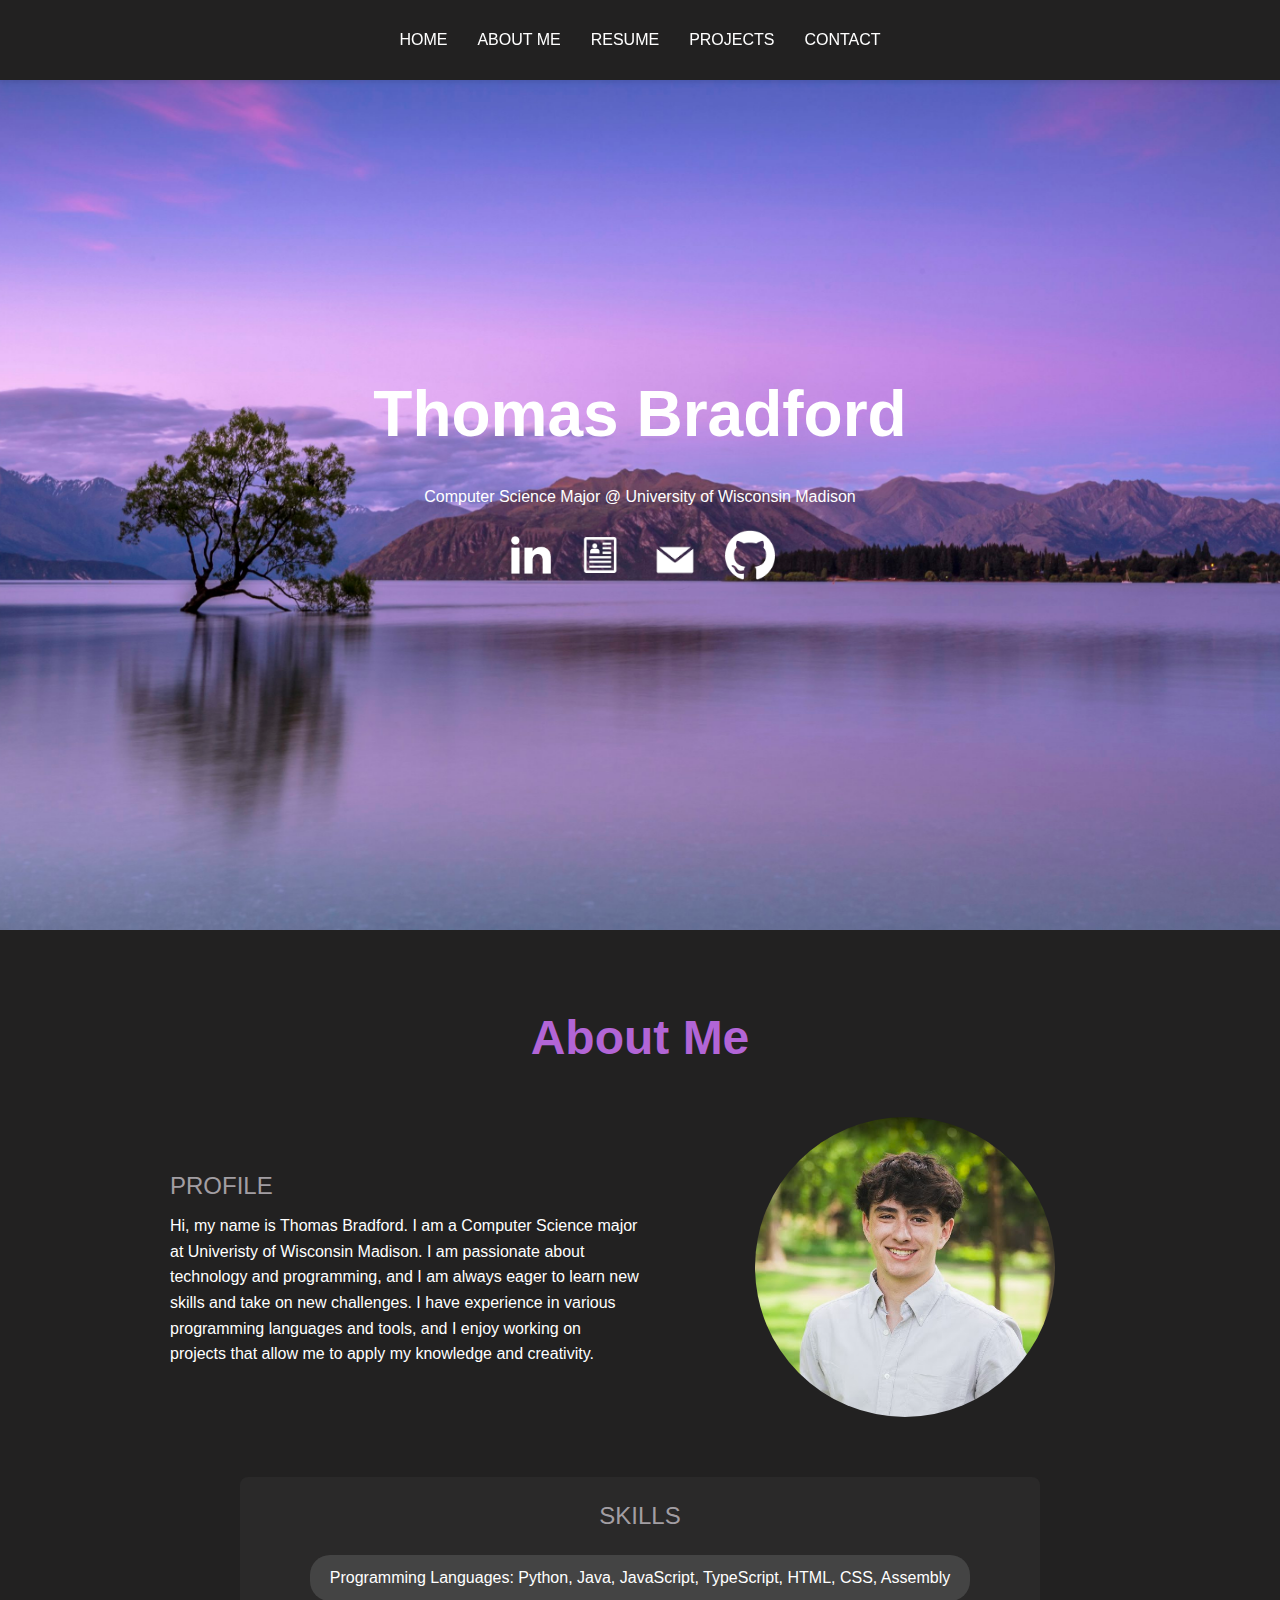
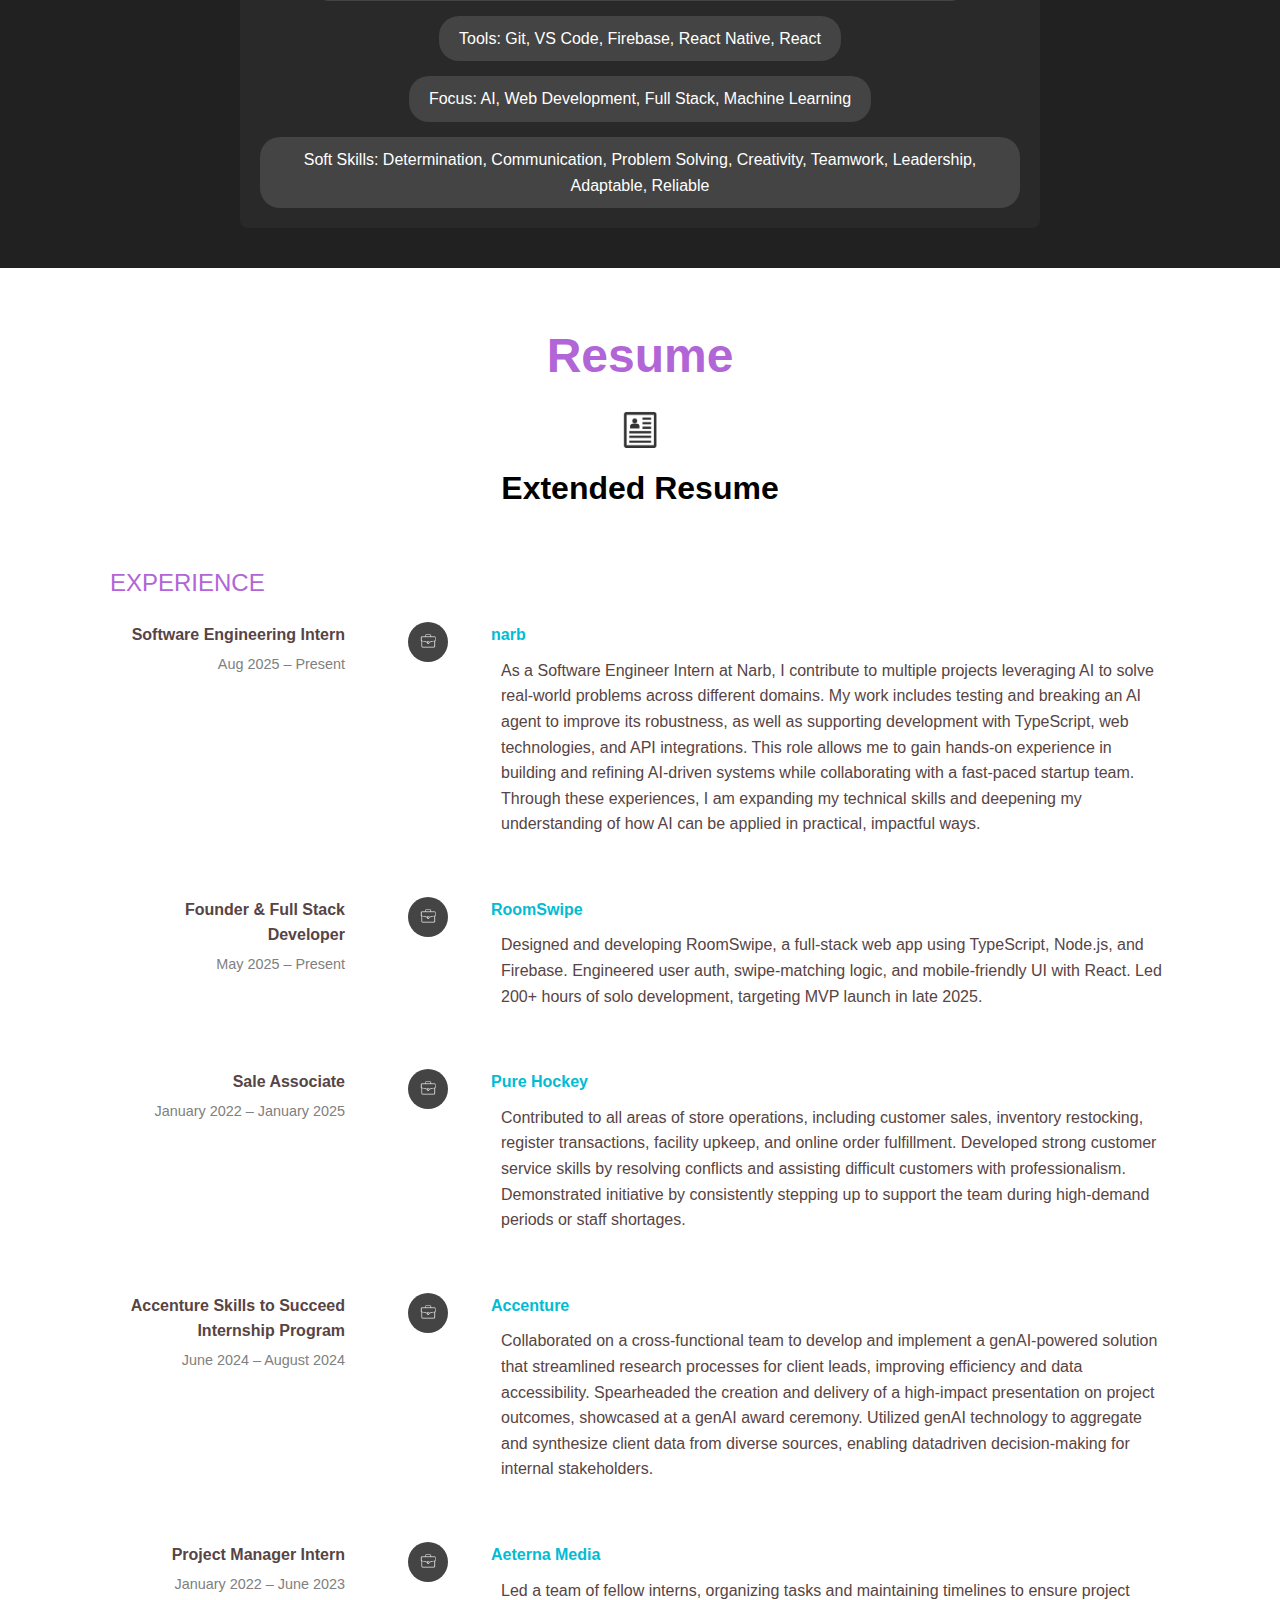
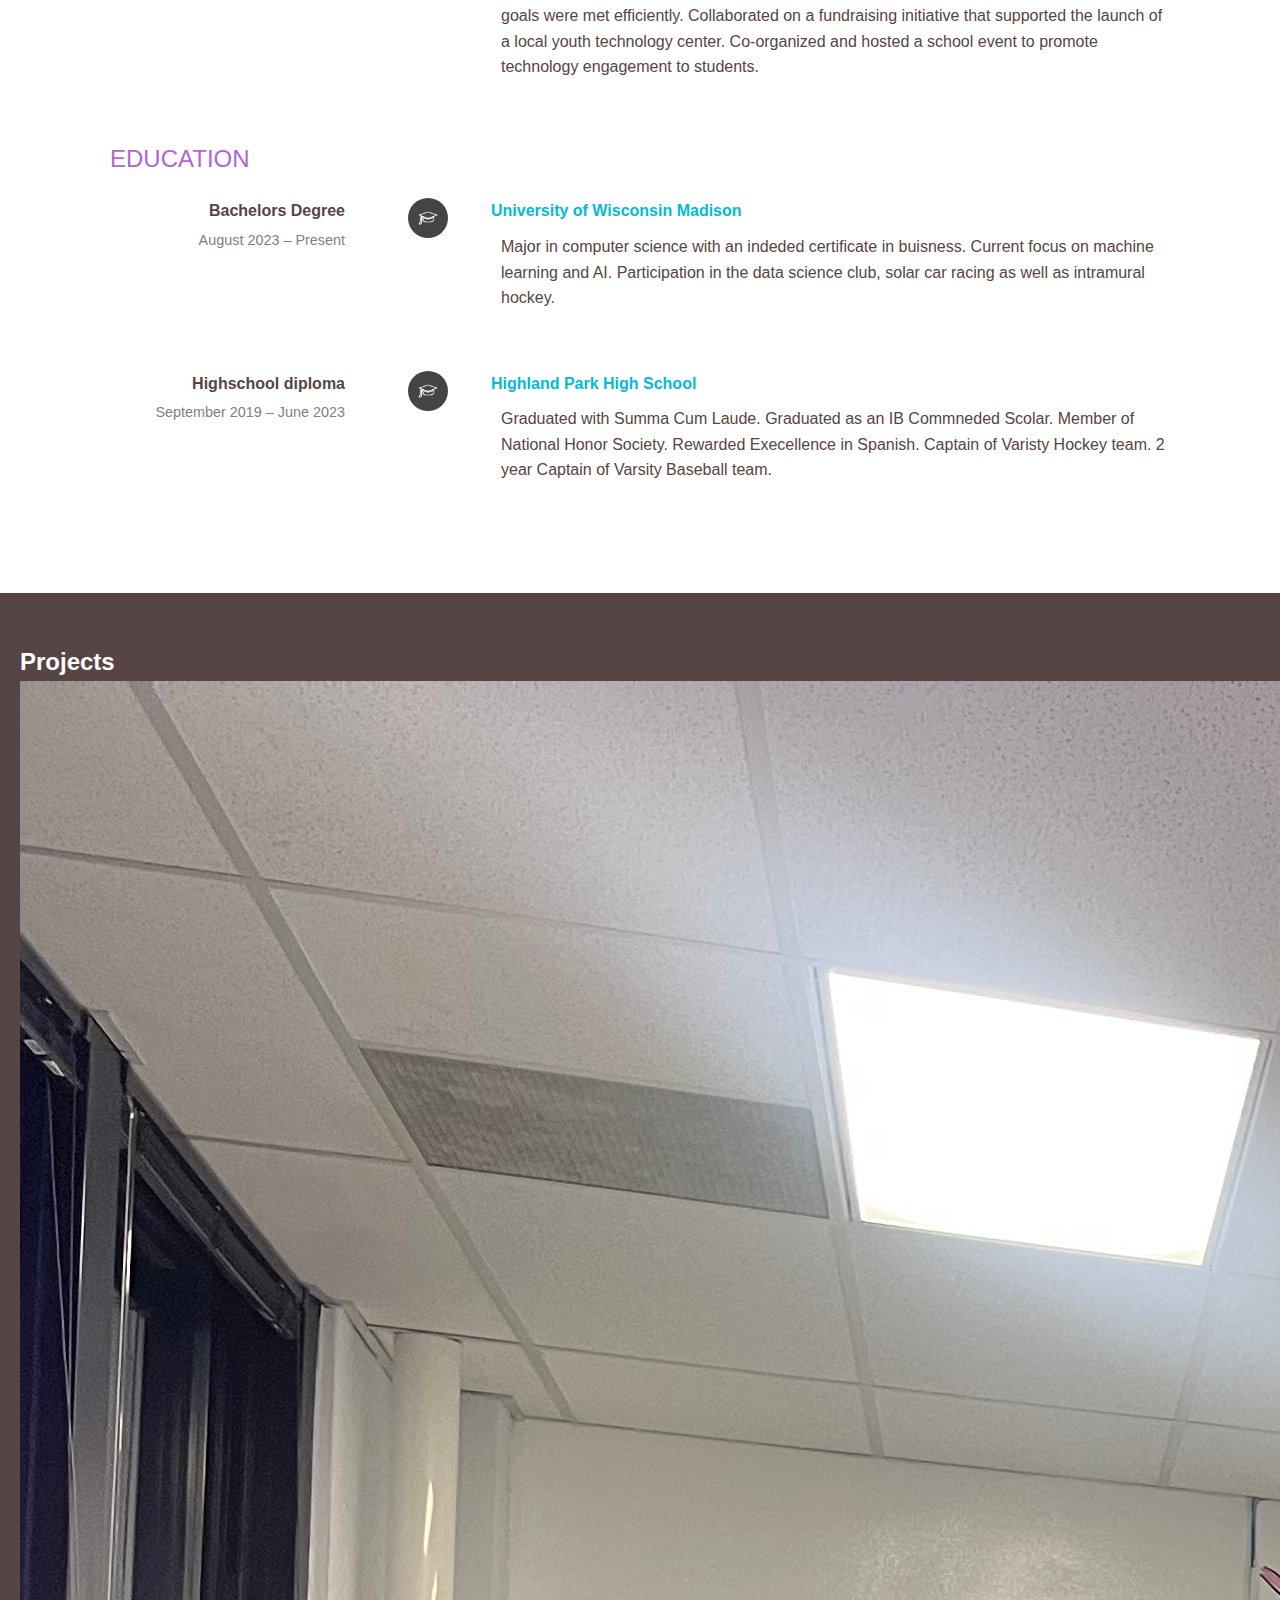
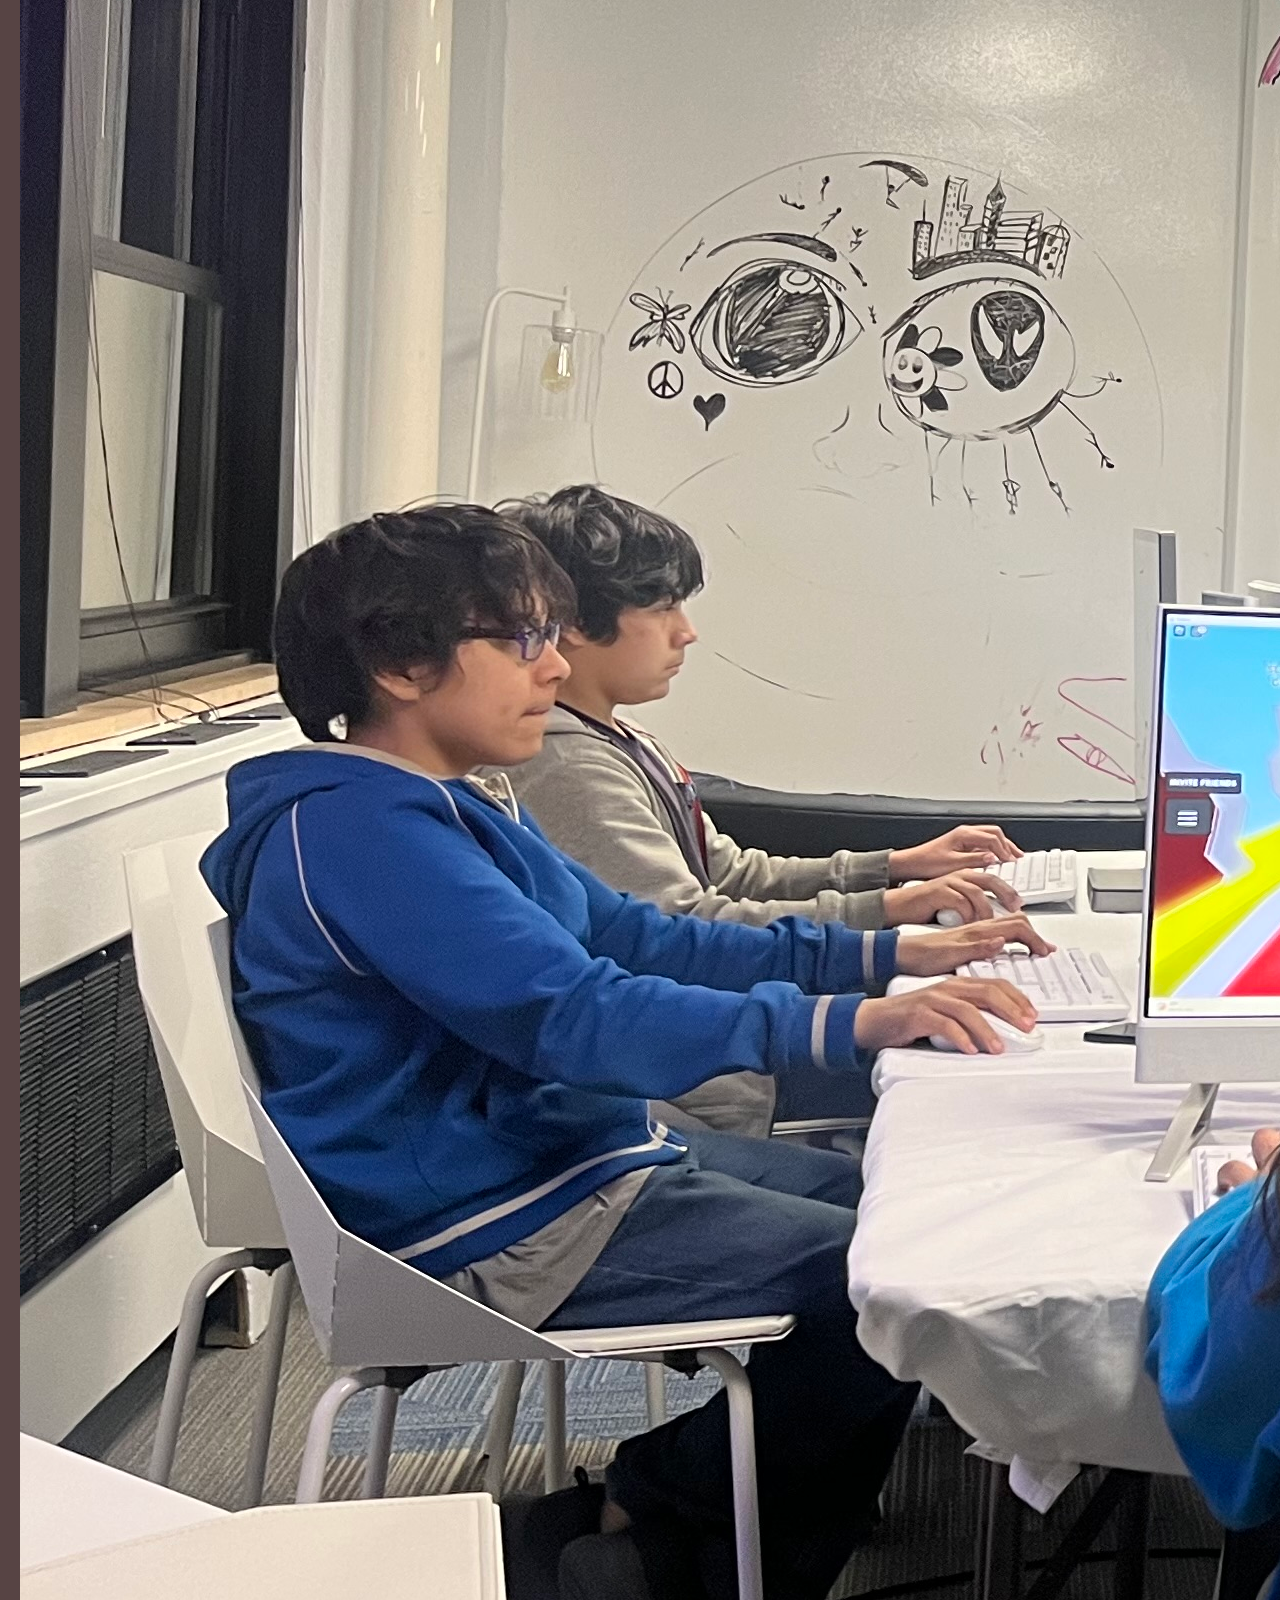
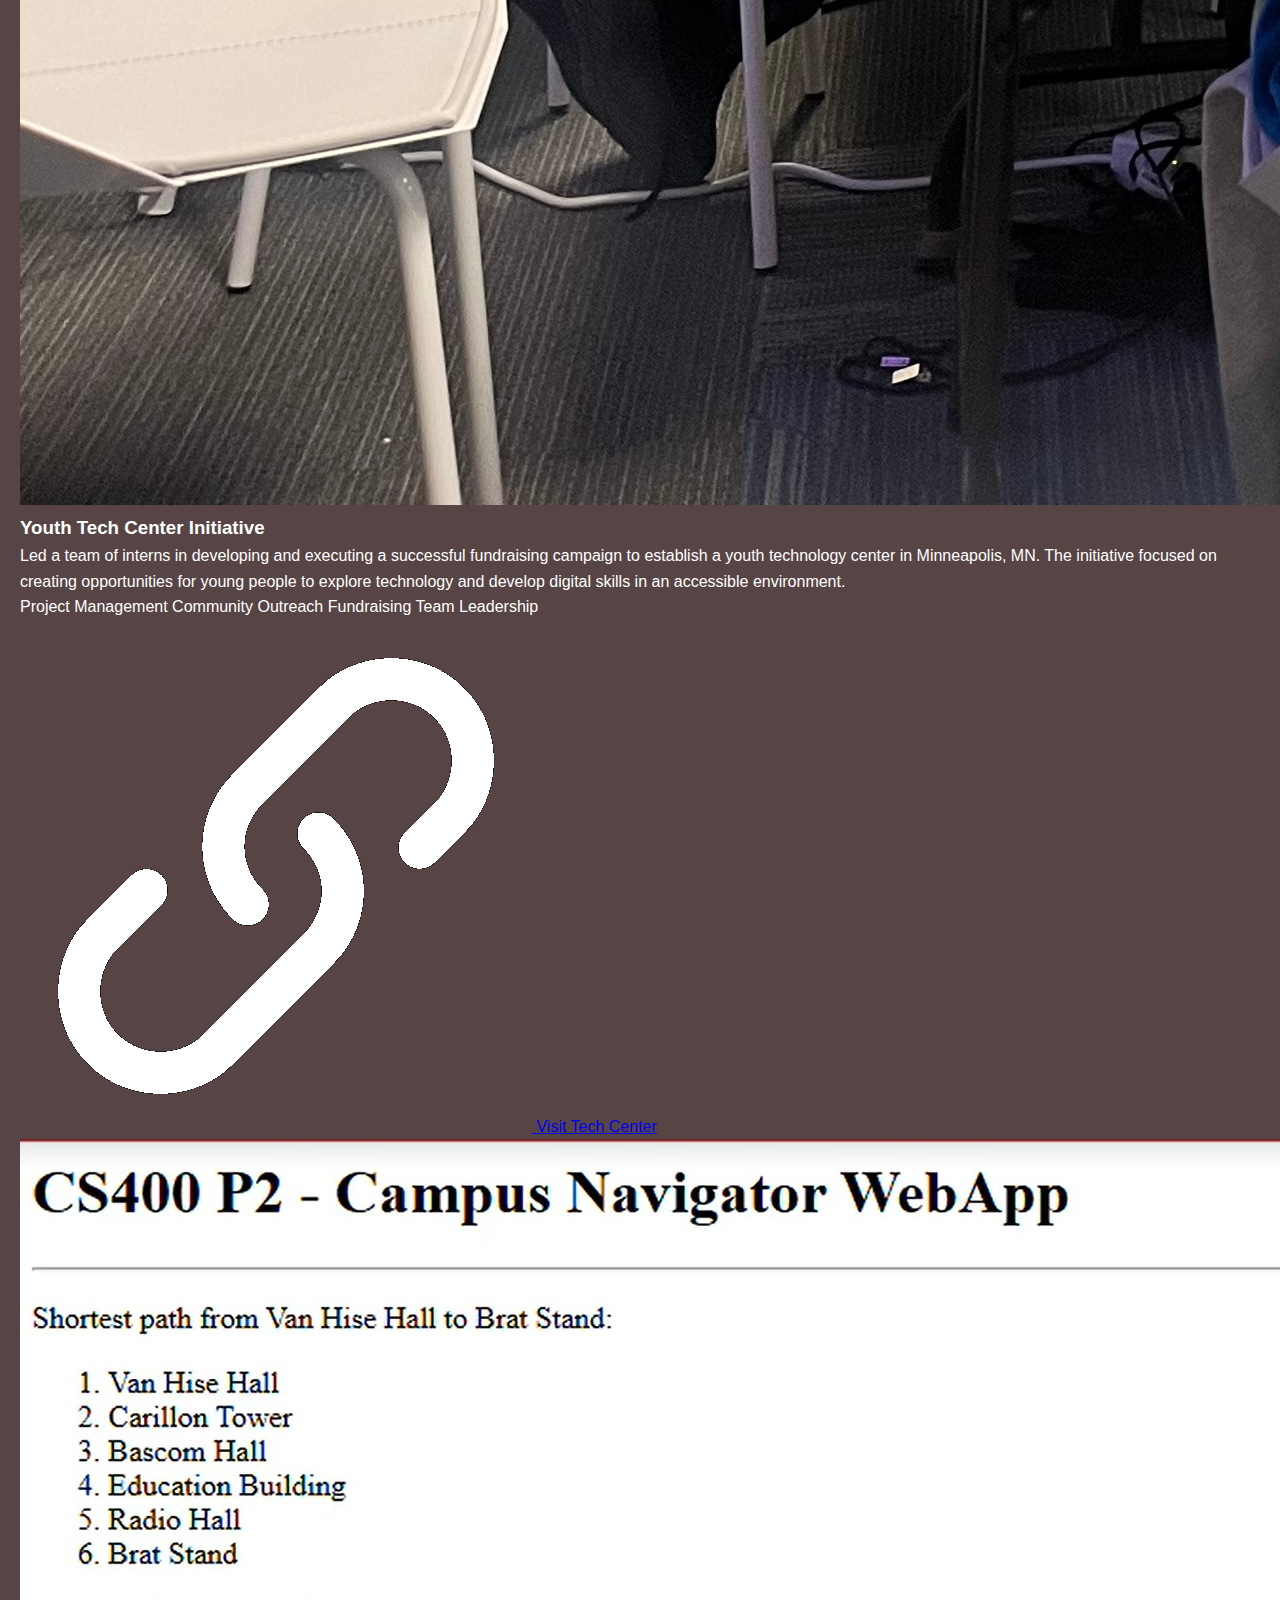
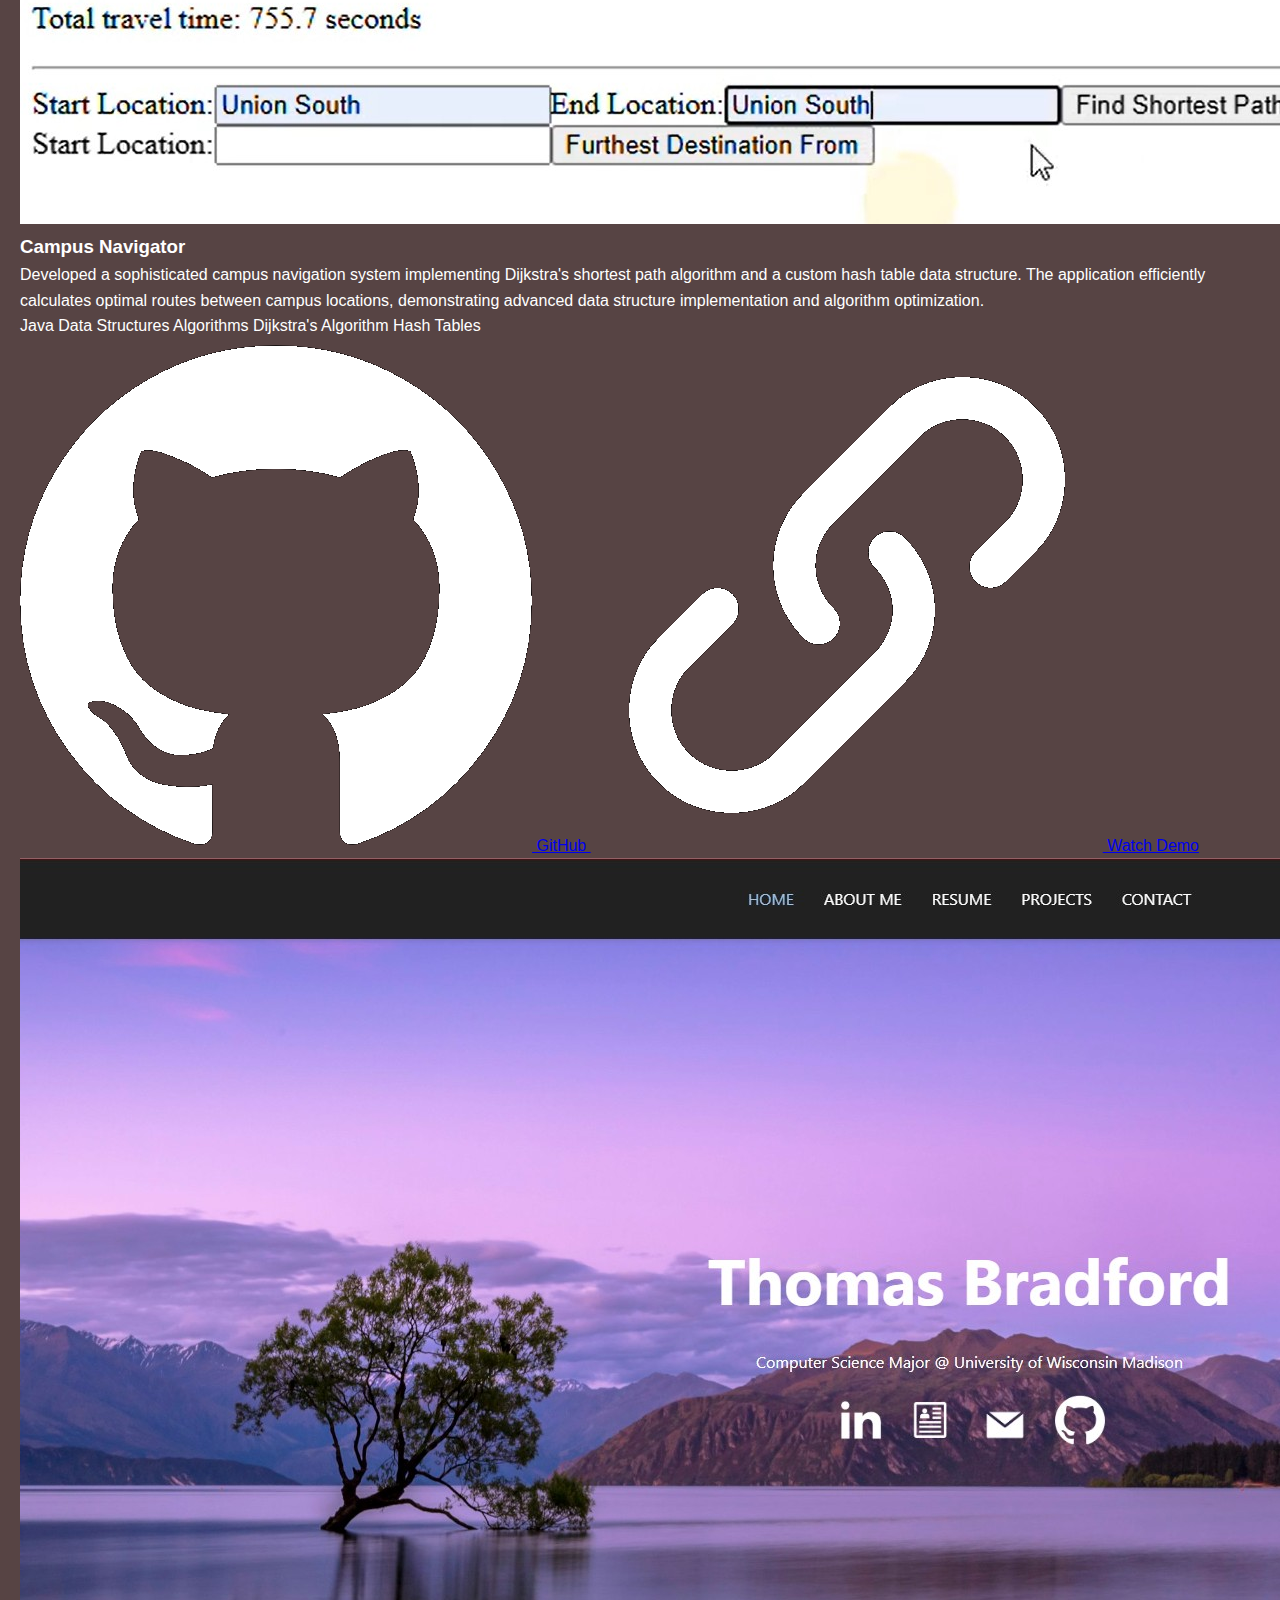
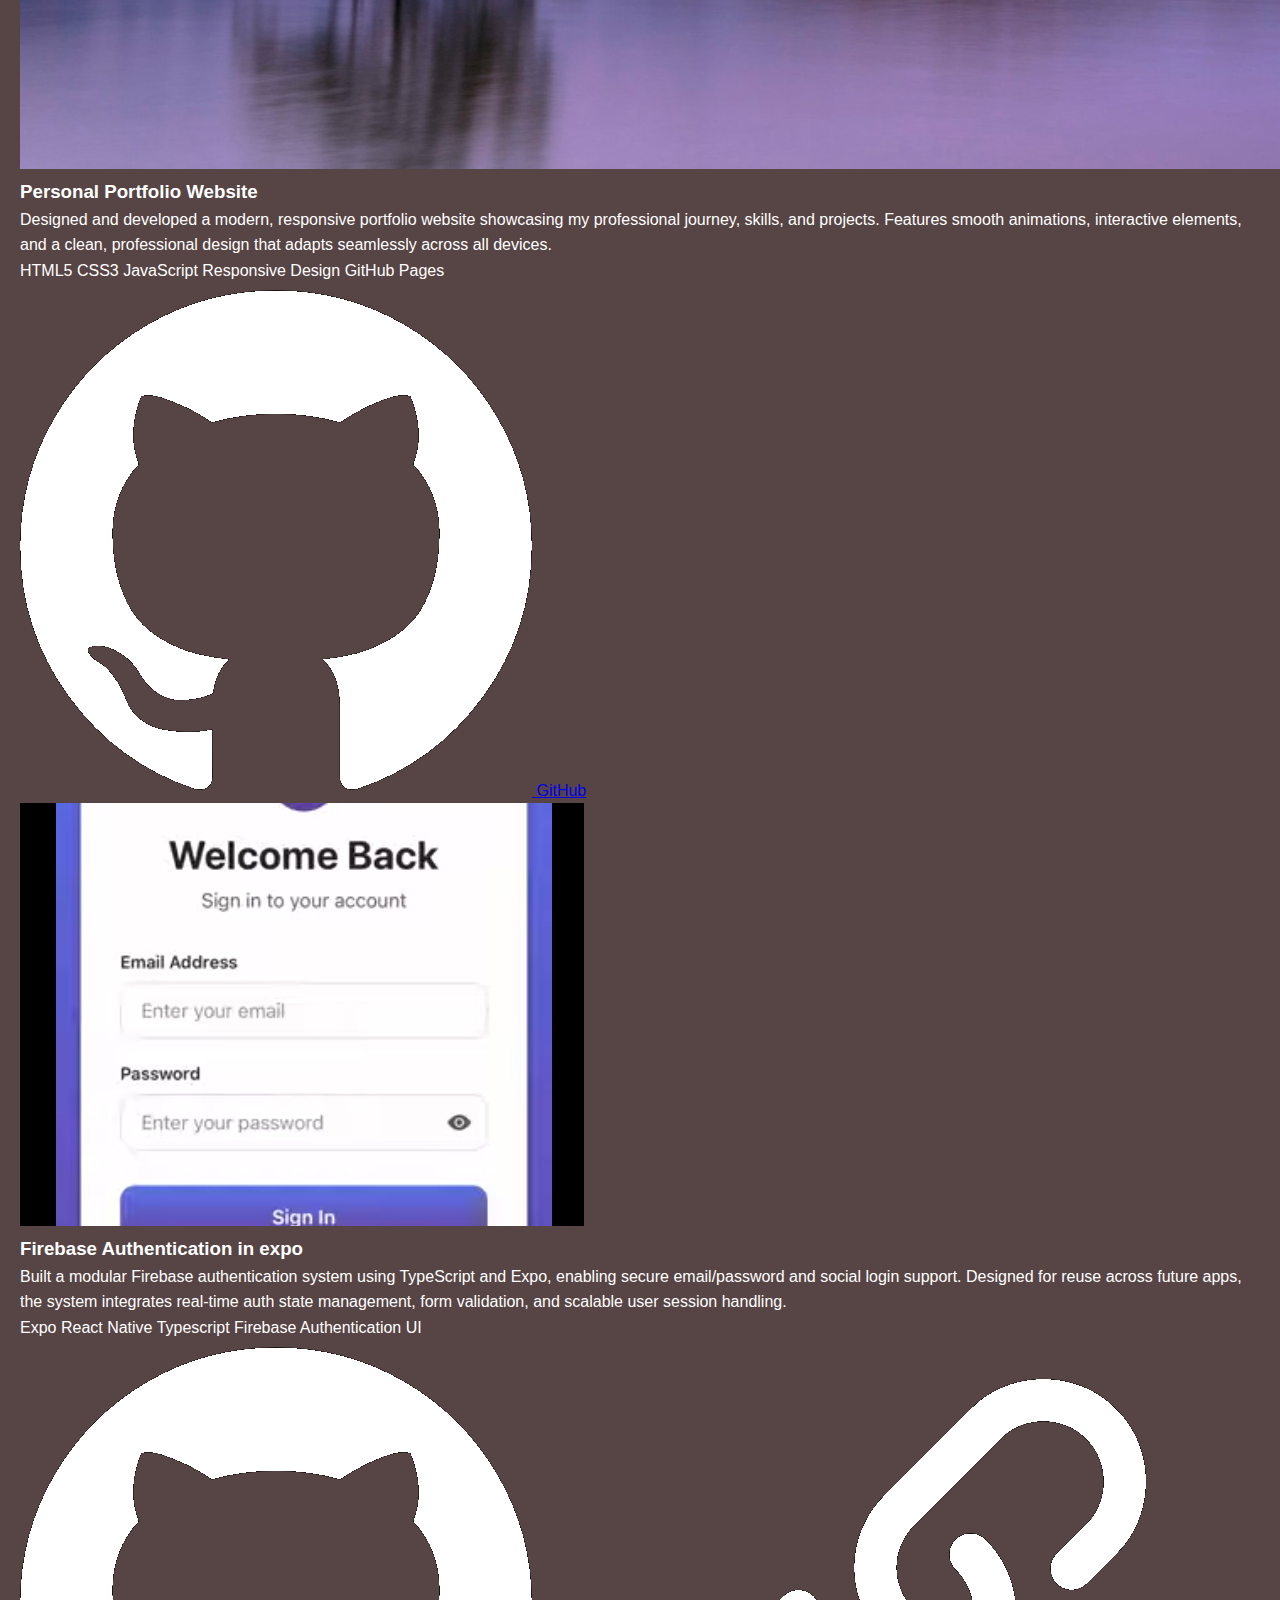
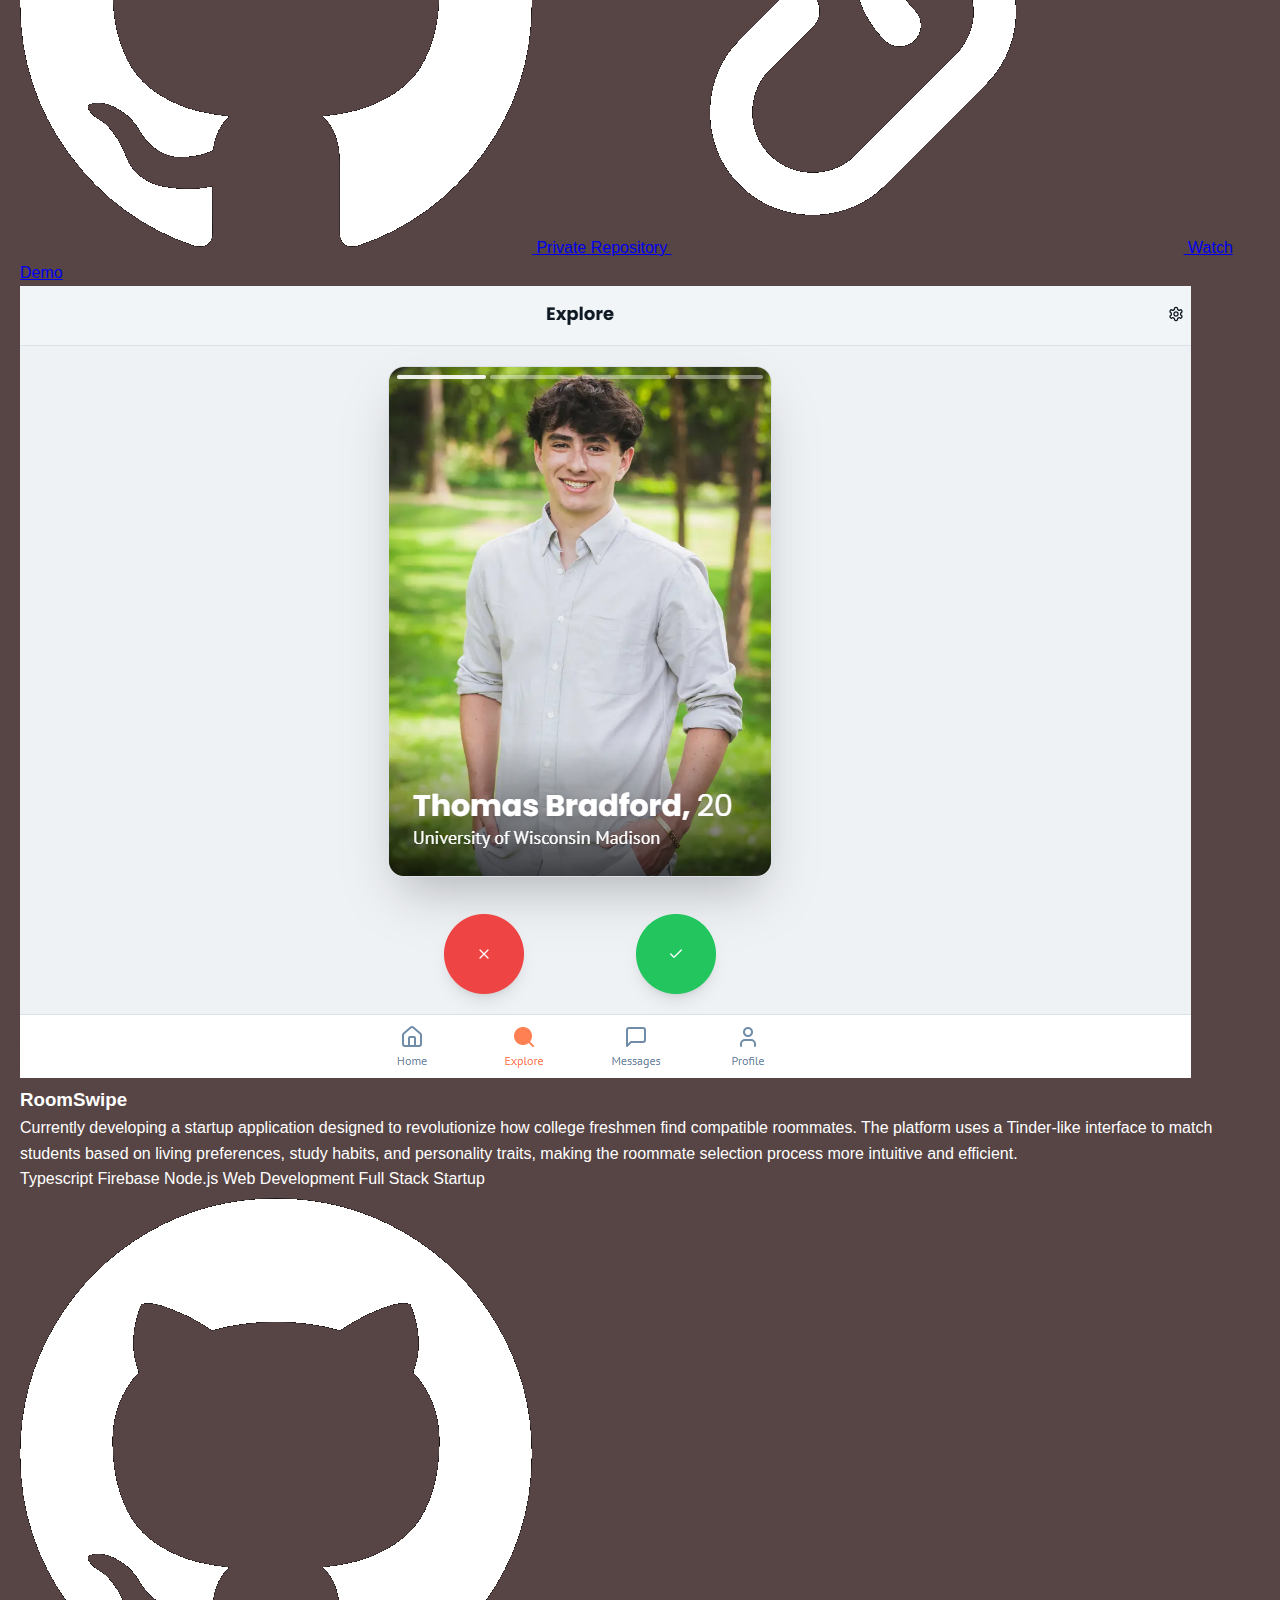
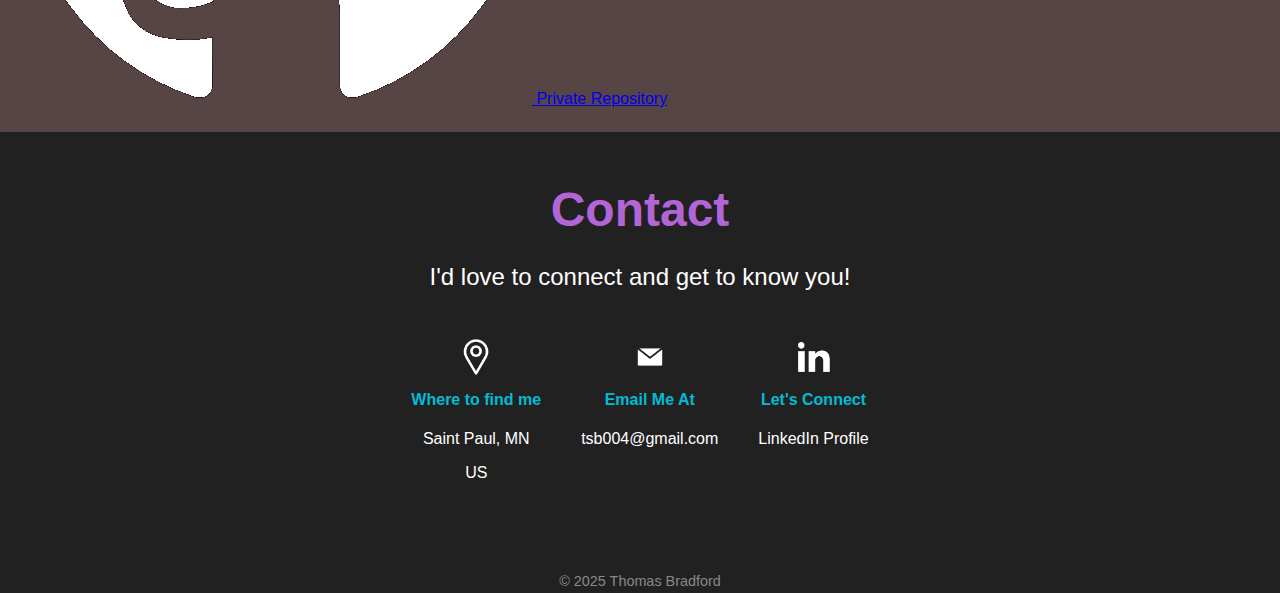
<file: index.html>
<!DOCTYPE html>
<html lang="en">
<head>
  <meta charset="UTF-8" />
  <meta name="viewport" content="width=device-width, initial-scale=1.0"/>
  <title>Thomas Bradford | Computer Science Student</title>
  
  <!-- Primary Meta Tags -->
  <meta name="title" content="Thomas Bradford | Computer Science Student at UW Madison">
  <meta name="description" content="Computer Science major at University of Wisconsin Madison. Passionate about AI, web development, and backend programming. View my portfolio, projects, and professional experience.">
  <meta name="keywords" content="Thomas Bradford, Computer Science, UW Madison, Software Developer, Web Development, Full Stack, AI, Backend Programming, Portfolio, Projects, University of Wisconsin, Thomas Bradford Portfolio, Thomas Bradford Projects, Thomas Bradford Resume, Thomas Bradford LinkedIn, Thomas Bradford GitHub, Thomas Bradford Email, Thomas Bradford Phone, Thomas Bradford Location, Thomas Bradford Name, Thomas Bradford Title, Thomas Bradford Description, Thomas Bradford Developer, Thomas Bradford Twitter, Thomas Stowell Bradford"">
  <meta name="author" content="Thomas Bradford"> 
  <meta name="robots" content="index, follow">
  
  <!-- Open Graph / Facebook -->
  <meta property="og:type" content="website">
  <meta property="og:url" content="https://thomasbradford22.github.io/">
  <meta property="og:title" content="Thomas Bradford | Computer Science Student">
  <meta property="og:description" content="Computer Science major at University of Wisconsin Madison. Passionate about AI, web development, and backend programming. View my portfolio, projects, and professional experience.">
  <meta property="og:image" content="images/personal-image.png">

  <!-- Twitter -->
  <meta property="twitter:card" content="summary_large_image">
  <meta property="twitter:url" content="https://thomasbradford22.github.io/">
  <meta property="twitter:title" content="Thomas Bradford | Computer Science Student">
  <meta property="twitter:description" content="Computer Science major at University of Wisconsin Madison. Passionate about AI, web development, and backend programming. View my portfolio, projects, and professional experience.">
  <meta property="twitter:image" content="images/personal-image.png">

  <!-- Additional Meta Tags -->
  <meta name="theme-color" content="#222121">
  <meta name="msapplication-TileColor" content="#222121">
  <meta name="msapplication-TileImage" content="images/personal-image.png">
  
  <!-- Canonical URL -->
  <link rel="canonical" href="https://thomasbradford22.github.io/">
  
  <!-- Favicon -->
  <link rel="icon" type="image/png" href="images/personal-image.png">
  
  <link rel="stylesheet" href="style.css" />
</head>
<body>
  <header>
    <section id="home">
        <h1>Thomas Bradford</h1>
        <p>Computer Science Major @ University of Wisconsin Madison</p>
        <div class="icons">
            <a href="https://linkedin.com/in/thomas-bradford-234923259" target="_blank">
                <img src = "images/linkedin-icon-white.png" alt="LinkedIn icon" id="linkedin-icon">
            </a>
            <a href="resume.pdf" target="_blank">
            <img src = "images/resume-icon-white.png" alt="resume icon" id="resume-icon">
            </a>
            <a href="mailto:tsb004@gmail.com">
            <img src = "images/email-icon-white.png" alt="email icon" id="email-icon">
            </a>
            
            <a href="https://github.com/ThomasBradford22">
            <img src = "images/github-icon-white.png" alt="github icon" id="github-icon">
            </a>
        </div>
    </section>
    <nav>
      <a href="#home">HOME</a>
      <a href="#about-me">ABOUT ME</a>
      <a href="#resume">RESUME</a>
      <a href="#projects">PROJECTS</a>
      <a href="#contact">CONTACT</a>
    </nav>
  </header>

  <section id="about-me">
  <h2>About Me</h2>
  <div class="personal-info">
    <div class="text">
      <div class = "profile-label">PROFILE</div>
      <p>
        Hi, my name is Thomas Bradford. I am a Computer Science major at Univeristy of Wisconsin Madison. I am passionate about technology and programming, and I am always eager to learn new skills and take on new challenges. I have experience in various programming languages and tools, and I enjoy working on projects that allow me to apply my knowledge and creativity.
      </p>
    </div>
    <div class="image">
      <img src="images/personal-image.png" alt="A photo of me" id="profile-pic" />
    </div>
  </div>
  <!--skills section-->
    <div class="skills">
        <h3>SKILLS</h3>
        <ul>
        <li>Programming Languages: Python, Java, JavaScript, TypeScript, HTML, CSS, Assembly</li>
        <li>Tools: Git, VS Code, Firebase, React Native, React</li>
        <li>Focus: AI, Web Development, Full Stack, Machine Learning</li>
        <li>Soft Skills: Determination, Communication, Problem Solving, Creativity, Teamwork, Leadership, Adaptable, Reliable</li>
        </ul>
    </section>

    <section id="resume">
        <div class = "intro">
        <h2>Resume</h2>
        <a href="resume.pdf" target="_blank">
            <img src="images/resume-icon-dark.png" alt="Resume icon" id="resume_icon">
        </a>
        <h5>Extended Resume</h5>
    </div>

    <div class = "resume-extended">
        <h3>EXPERIENCE</h3>
 <div class="timeline">

  <div class="timeline-item">
    <div class="timeline-left">
      <h4>Software Engineering Intern</h4>
      <p class="timeline-date">Aug 2025 – Present</p>
    </div>
    <div class="timeline-marker">
      <img src="images/job-icon-white.png" alt="Job icon">
    </div>
    <div class="timeline-right">
      <h4 class="company">narb</h4>
      <p>As a Software Engineer Intern at Narb, I contribute to multiple projects leveraging AI to solve real-world problems across different domains. My work includes testing and breaking an AI agent to improve its robustness, as well as supporting development with TypeScript, web technologies, and API integrations. This role allows me to gain hands-on experience in building and refining AI-driven systems while collaborating with a fast-paced startup team. Through these experiences, I am expanding my technical skills and deepening my understanding of how AI can be applied in practical, impactful ways.</p>
      </div>
  </div>

   <div class="timeline-item">
    <div class="timeline-left">
      <h4>Founder & Full Stack Developer</h4>
      <p class="timeline-date">May 2025 – Present</p>
    </div>
    <div class="timeline-marker">
      <img src="images/job-icon-white.png" alt="Job icon">
    </div>
    <div class="timeline-right">
      <h4 class="company">RoomSwipe</h4>
      <p>Designed and developing RoomSwipe, a full-stack web app using TypeScript, Node.js, and Firebase. Engineered user auth, swipe-matching logic, and mobile-friendly UI with React. Led 200+ hours of solo development, targeting MVP launch in late 2025. </p>
    </div>
  </div>

  <div class="timeline-item">
    <div class="timeline-left">
      <h4>Sale Associate</h4>
      <p class="timeline-date">January 2022 – January 2025</p>
    </div>
    <div class="timeline-marker">
      <img src="images/job-icon-white.png" alt="Job icon">
    </div>
    <div class="timeline-right">
      <h4 class="company">Pure Hockey</h4>
      <p>Contributed to all areas of store operations, including customer sales, inventory restocking, register transactions, facility upkeep, and online order fulfillment. Developed strong customer service skills by resolving conflicts and assisting difficult customers with professionalism. Demonstrated initiative by consistently stepping up to support the team during high-demand periods or staff shortages.</p>
    </div>
  </div>

  <div class="timeline-item">
    <div class="timeline-left">
      <h4>Accenture Skills to Succeed Internship Program</h4>
      <p class="timeline-date">June 2024 – August 2024</p>
    </div>
    <div class="timeline-marker">
      <img src="images/job-icon-white.png" alt="Job icon">
    </div>
    <div class="timeline-right">
      <h4 class="company">Accenture</h4>
      <p>Collaborated on a cross-functional team to develop and implement a genAI-powered solution that streamlined research processes for client leads, improving efficiency and data accessibility. Spearheaded the creation and delivery of a high-impact presentation on project outcomes, showcased at a genAI award ceremony. Utilized genAI technology to aggregate and synthesize client data from diverse sources, enabling datadriven decision-making for internal stakeholders.
    </p>
    </div>
  </div>

  <div class="timeline-item">
    <div class="timeline-left">
      <h4>Project Manager Intern</h4>
      <p class="timeline-date">January 2022 – June 2023</p>
    </div>
    <div class="timeline-marker">
      <img src="images/job-icon-white.png" alt="Job icon">
    </div>
    <div class="timeline-right">
      <h4 class="company">Aeterna Media</h4>
      <p>Led a team of fellow interns, organizing tasks and maintaining timelines to ensure project goals were met efficiently. Collaborated on a fundraising initiative that supported the launch of a local youth technology center. Co-organized and hosted a school event to promote technology engagement to students.
    </p>
    </div>
  </div>

 </div>

 <h3>EDUCATION</h3>
<div class="timeline">
  <div class="timeline-item">
    <div class="timeline-left">
      <h4>Bachelors Degree</h4>
      <p class="timeline-date">August 2023 – Present</p>
    </div>
    <div class="timeline-marker">
      <img src="images/education-icon-white.png" alt="Job icon">
    </div>
    <div class="timeline-right">
      <h4 class="company">University of Wisconsin Madison</h4>
      <p>Major in computer science with an indeded certificate in buisness. Current focus on machine learning and AI. Participation in the data science club, solar car racing as well as intramural hockey.</p>
    </div>
    </div>

    <div class="timeline-item">
    <div class="timeline-left">
      <h4>Highschool diploma</h4>
      <p class="timeline-date">September 2019 – June 2023</p>
    </div>
    <div class="timeline-marker">
      <img src="images/education-icon-white.png" alt="Job icon">
    </div>
    <div class="timeline-right">
      <h4 class="company">Highland Park High School</h4>
      <p>Graduated with Summa Cum Laude. Graduated as an IB Commneded Scolar. Member of National Honor Society. Rewarded Execellence in Spanish. Captain of Varisty Hockey team. 2 year Captain of Varsity Baseball team. </p>
    </div>
  </div>

    </div>
    </section>



    <section id="projects">
        <h2>Projects</h2>
        <div class="projects-grid">
            <!-- Project Card 1 -->
            <div class="project-card">
                <img src="images/project1.jpeg" alt="Youth Tech Center Project" class="project-image">
                <div class="project-content">
                    <h3 class="project-title">Youth Tech Center Initiative</h3>
                    <p class="project-description">Led a team of interns in developing and executing a successful fundraising campaign to establish a youth technology center in Minneapolis, MN. The initiative focused on creating opportunities for young people to explore technology and develop digital skills in an accessible environment.</p>
                    <div class="project-tech">
                        <span class="tech-tag">Project Management</span>
                        <span class="tech-tag">Community Outreach</span>
                        <span class="tech-tag">Fundraising</span>
                        <span class="tech-tag">Team Leadership</span>
                    </div>
                    <div class="project-links">
                        <a href="https://www.smartnorth.org/community-tech-hubs/minneapolis-tech-hub" target="_blank">
                            <img src="images/link.png" alt="Learn More">
                            Visit Tech Center
                        </a>
                    </div>
                </div>
            </div>

            <!-- Project Card 2 -->
            <div class="project-card">
                <img src="images/project2.jpg" alt="Campus Navigator App" class="project-image">
                <div class="project-content">
                    <h3 class="project-title">Campus Navigator</h3>
                    <p class="project-description">Developed a sophisticated campus navigation system implementing Dijkstra's shortest path algorithm and a custom hash table data structure. The application efficiently calculates optimal routes between campus locations, demonstrating advanced data structure implementation and algorithm optimization.</p>
                    <div class="project-tech">
                        <span class="tech-tag">Java</span>
                        <span class="tech-tag">Data Structures</span>
                        <span class="tech-tag">Algorithms</span>
                        <span class="tech-tag">Dijkstra's Algorithm</span>
                        <span class="tech-tag">Hash Tables</span>
                    </div>
                    <div class="project-links">
                        <a href="https://github.com/ThomasBradford22/Campus-shortest-Path" target="_blank">
                            <img src="images/github-icon-white.png" alt="GitHub">
                            GitHub
                        </a>
                        <a href="https://mediaspace.wisc.edu/media/shortest+path+campus+map/1_k1xh81xf" target="_blank">
                            <img src="images/link.png" alt="Demo">
                            Watch Demo
                        </a>
                    </div>
                </div>
            </div>

            <!-- Project Card 3 -->
            <div class="project-card">
                <img src="images/project3.jpg" alt="Personal Portfolio Website" class="project-image">
                <div class="project-content">
                    <h3 class="project-title">Personal Portfolio Website</h3>
                    <p class="project-description">Designed and developed a modern, responsive portfolio website showcasing my professional journey, skills, and projects. Features smooth animations, interactive elements, and a clean, professional design that adapts seamlessly across all devices.</p>
                    <div class="project-tech">
                        <span class="tech-tag">HTML5</span>
                        <span class="tech-tag">CSS3</span>
                        <span class="tech-tag">JavaScript</span>
                        <span class="tech-tag">Responsive Design</span>
                        <span class="tech-tag">GitHub Pages</span>
                    </div>
                    <div class="project-links">
                        <a href="https://github.com/ThomasBradford22/personal_website" target="_blank">
                            <img src="images/github-icon-white.png" alt="GitHub">
                            GitHub
                        </a>
                    </div>
                </div>
            </div>

            <!-- Project Card 4 -->
            <div class="project-card">
                <img src="images/project4.png" alt="Firebase Authentication" class="project-image">
                <div class="project-content">
                    <h3 class="project-title">Firebase Authentication in expo</h3>
                    <p class="project-description">Built a modular Firebase authentication system using TypeScript and Expo, enabling secure email/password and social login support. Designed for reuse across future apps, the system integrates real-time auth state management, form validation, and scalable user session handling.</p>
                    <div class="project-tech">
                        <span class="tech-tag">Expo</span>
                        <span class="tech-tag">React Native</span>
                        <span class="tech-tag">Typescript</span>
                        <span class="tech-tag">Firebase</span>
                        <span class="tech-tag">Authentication</span>
                        <span class="tech-tag">UI</span>
                    </div>
                    <div class="project-links">
                        <a href="#" class="disabled-link">
                            <img src="images/github-icon-white.png" alt="GitHub">
                            Private Repository
                        </a>
                        <a href="https://youtube.com/shorts/KtXz5g2PnIs?si=K3yc1imRD1WE6zxN" target="_blank">
                            <img src="images/link.png" alt="Demo">
                            Watch Demo
                        </a>
                    </div>
                </div>
            </div>

            <!-- Project Card 5 -->
            <div class="project-card">
                <img src="images/project5.jpg" alt="RoomSwipe App" class="project-image">
                <div class="project-content">
                    <h3 class="project-title">RoomSwipe</h3>
                    <p class="project-description">Currently developing a startup application designed to revolutionize how college freshmen find compatible roommates. The platform uses a Tinder-like interface to match students based on living preferences, study habits, and personality traits, making the roommate selection process more intuitive and efficient.</p>
                    <div class="project-tech">
                        <span class="tech-tag">Typescript</span>
                        <span class="tech-tag">Firebase</span>
                        <span class="tech-tag">Node.js</span>
                        <span class="tech-tag">Web Development</span>
                        <span class="tech-tag">Full Stack</span>
                        <span class="tech-tag">Startup</span>
                    </div>
                    <div class="project-links">
                        <a href="#" class="disabled-link">
                            <img src="images/github-icon-white.png" alt="GitHub">
                            Private Repository
                        </a>
                    </div>
                </div>
            </div>
        </div>
    </section>


    <section id="contact">
    <h2>Contact</h2>
        <h3>I'd love to connect and get to know you!</h3>
        <div class="contact-info">
  <div class="contact-card">
    <img src="images/location-icon-white.png" alt="Location Icon" class="contact-icon">
    <h4>Where to find me</h4>
    <p>Saint Paul, MN</p>
    <p>US</p>
  </div>

  <div class="contact-card">
    <img src="images/email-icon-white.png" alt="Email Icon" class="contact-icon">
    <h4>Email Me At</h4>
    <a href="mailto:tsb004@gmail.com">
    <p>tsb004@gmail.com</p>
    </a>
    </div>

  <div class="contact-card">
    <img src="images/linkedin-icon-white.png" alt="LinkedIn Icon" class="contact-icon">
    <h4>Let's Connect</h4>
    <p><a href="https://linkedin.com/in/thomas-bradford-234923259" target="_blank">LinkedIn Profile</a></p>
  </div>
  </div>
    </section>
  <footer>
    <p>&copy; 2025 Thomas Bradford</p>
  </footer>
  <script src="script.js"></script>
</body>
</html>
</file>
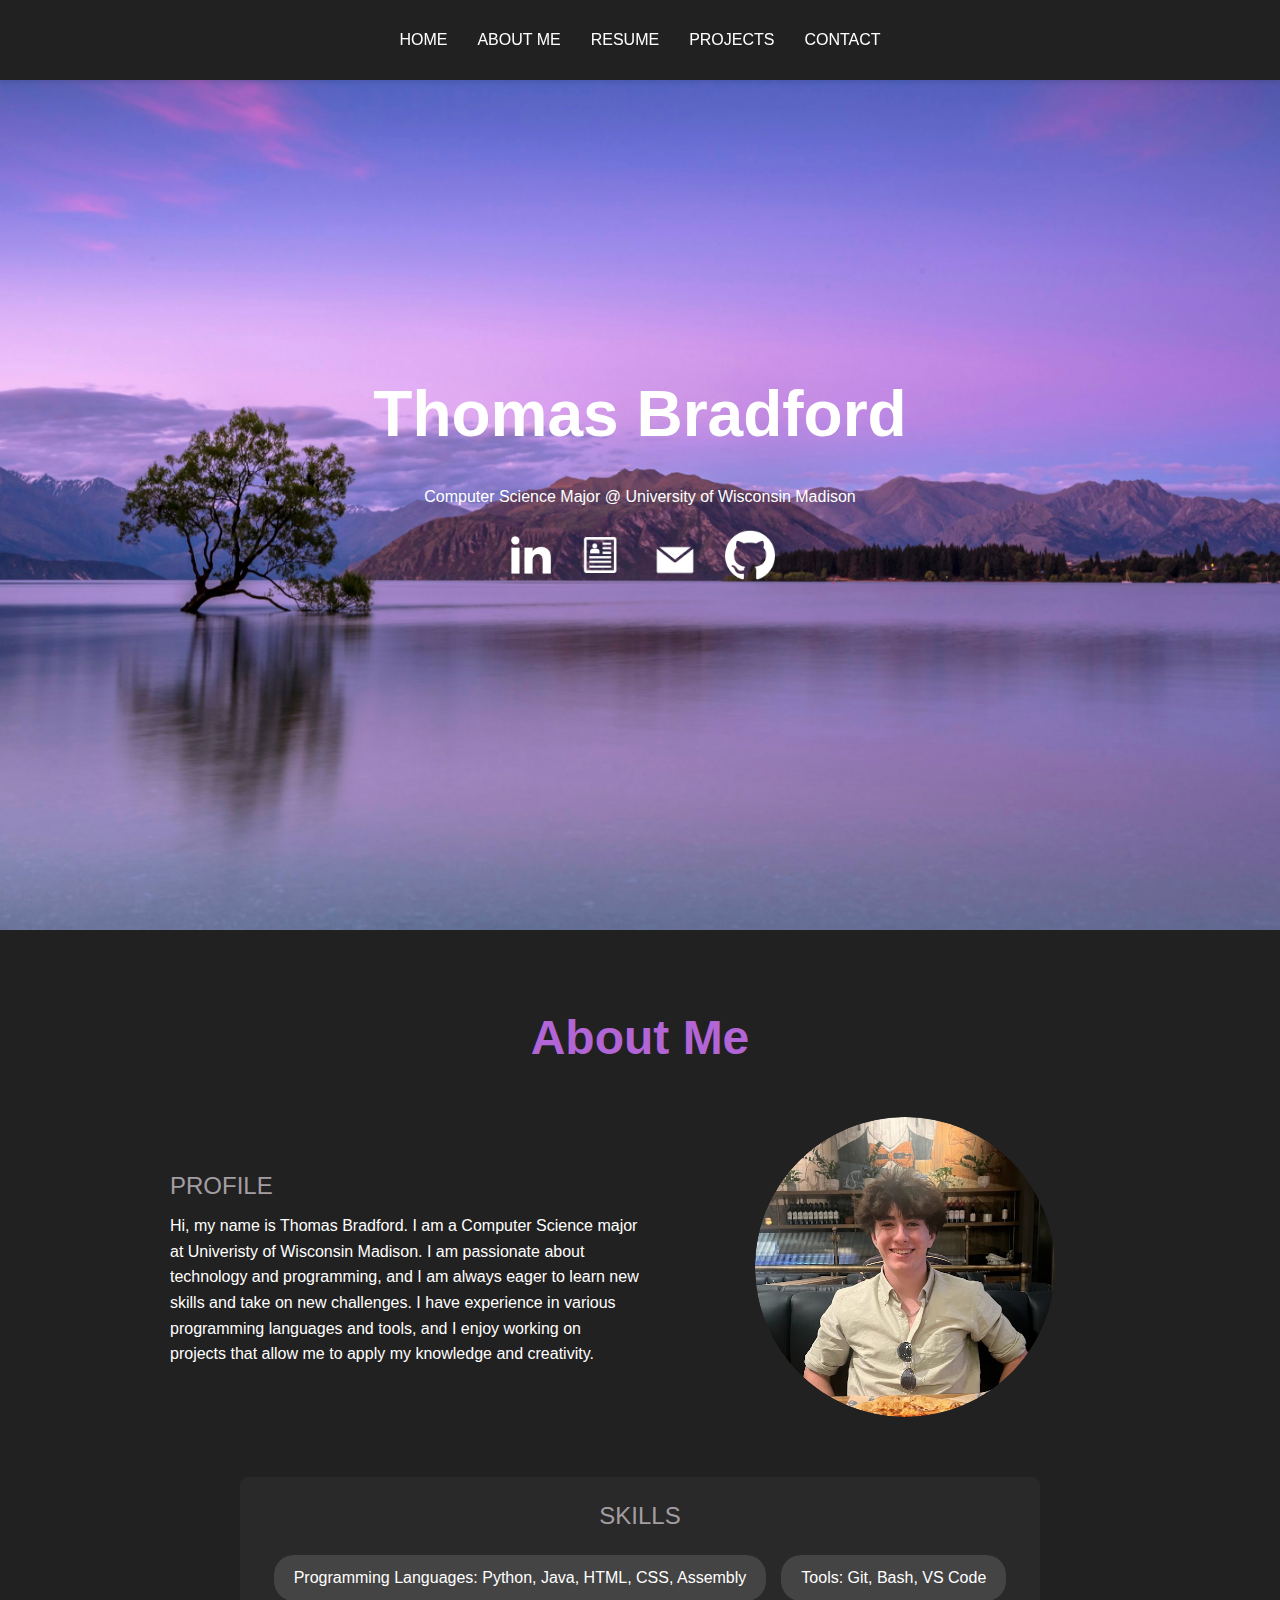
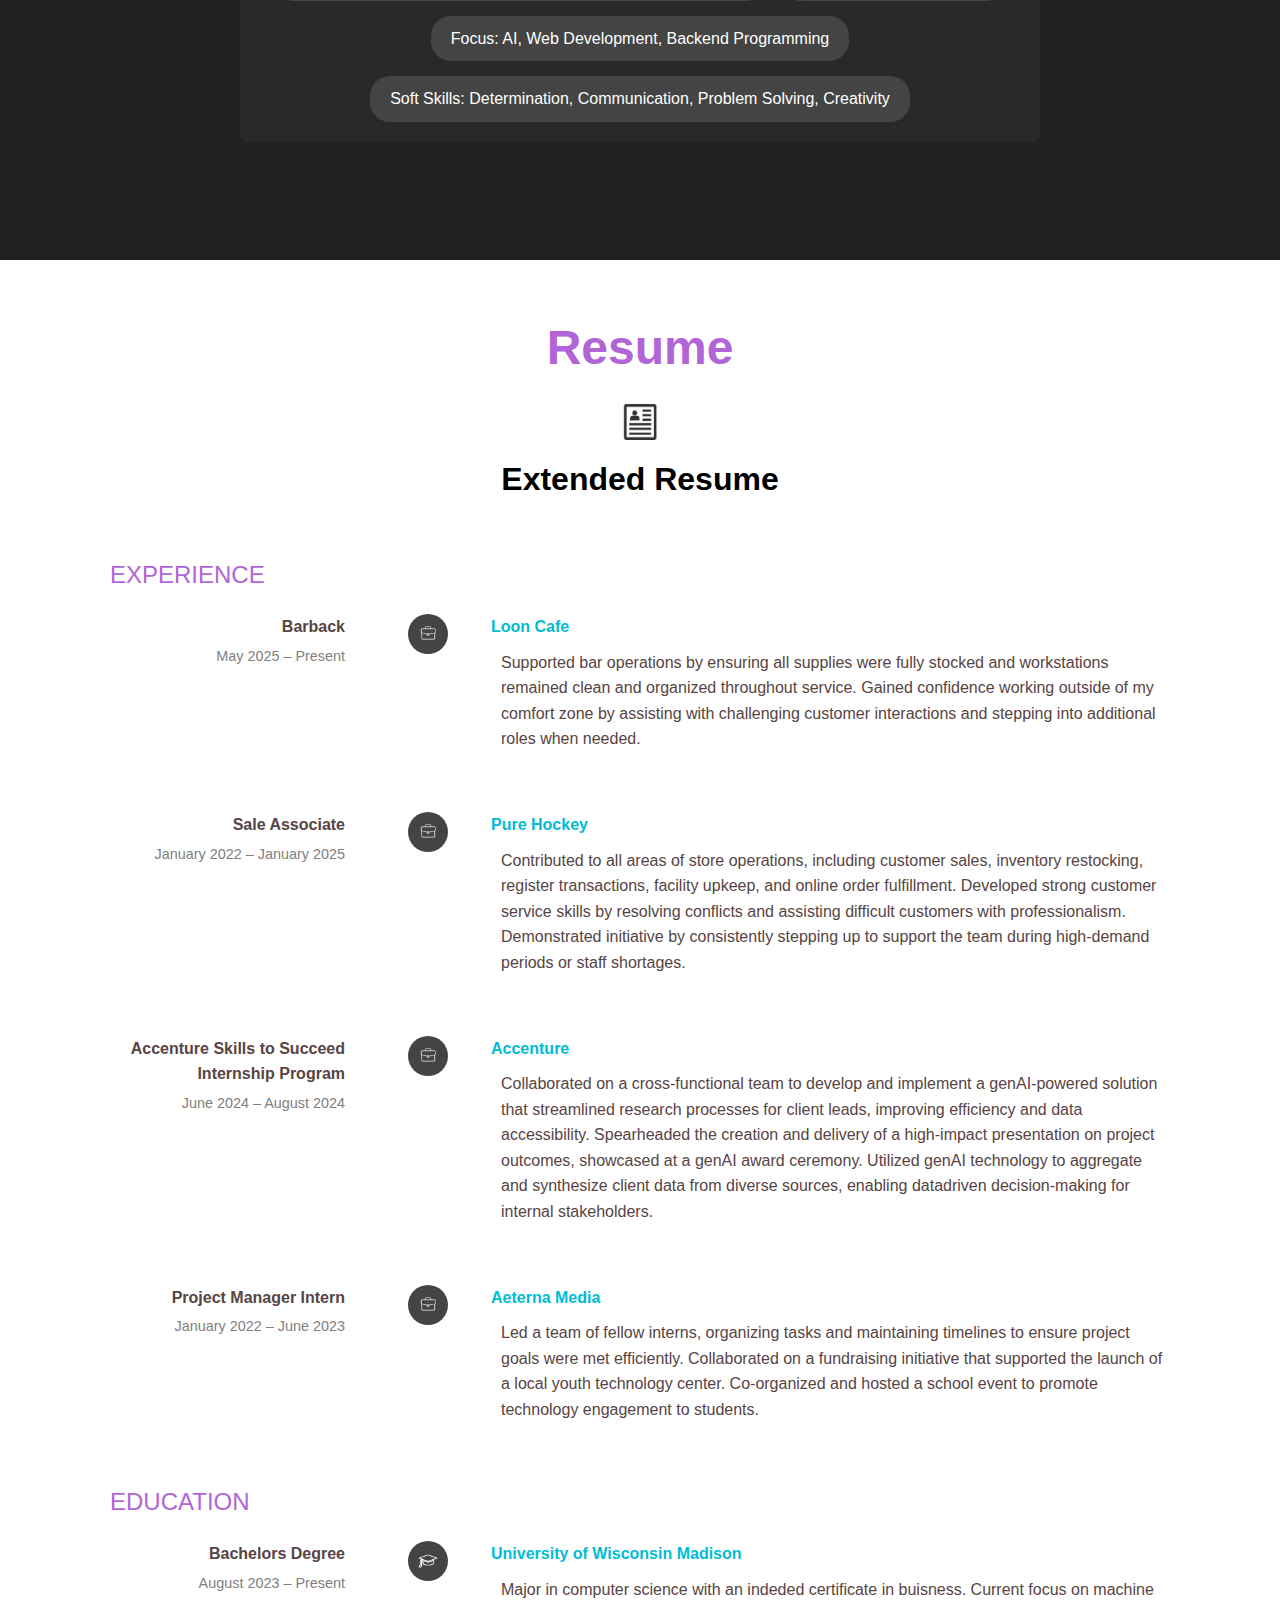
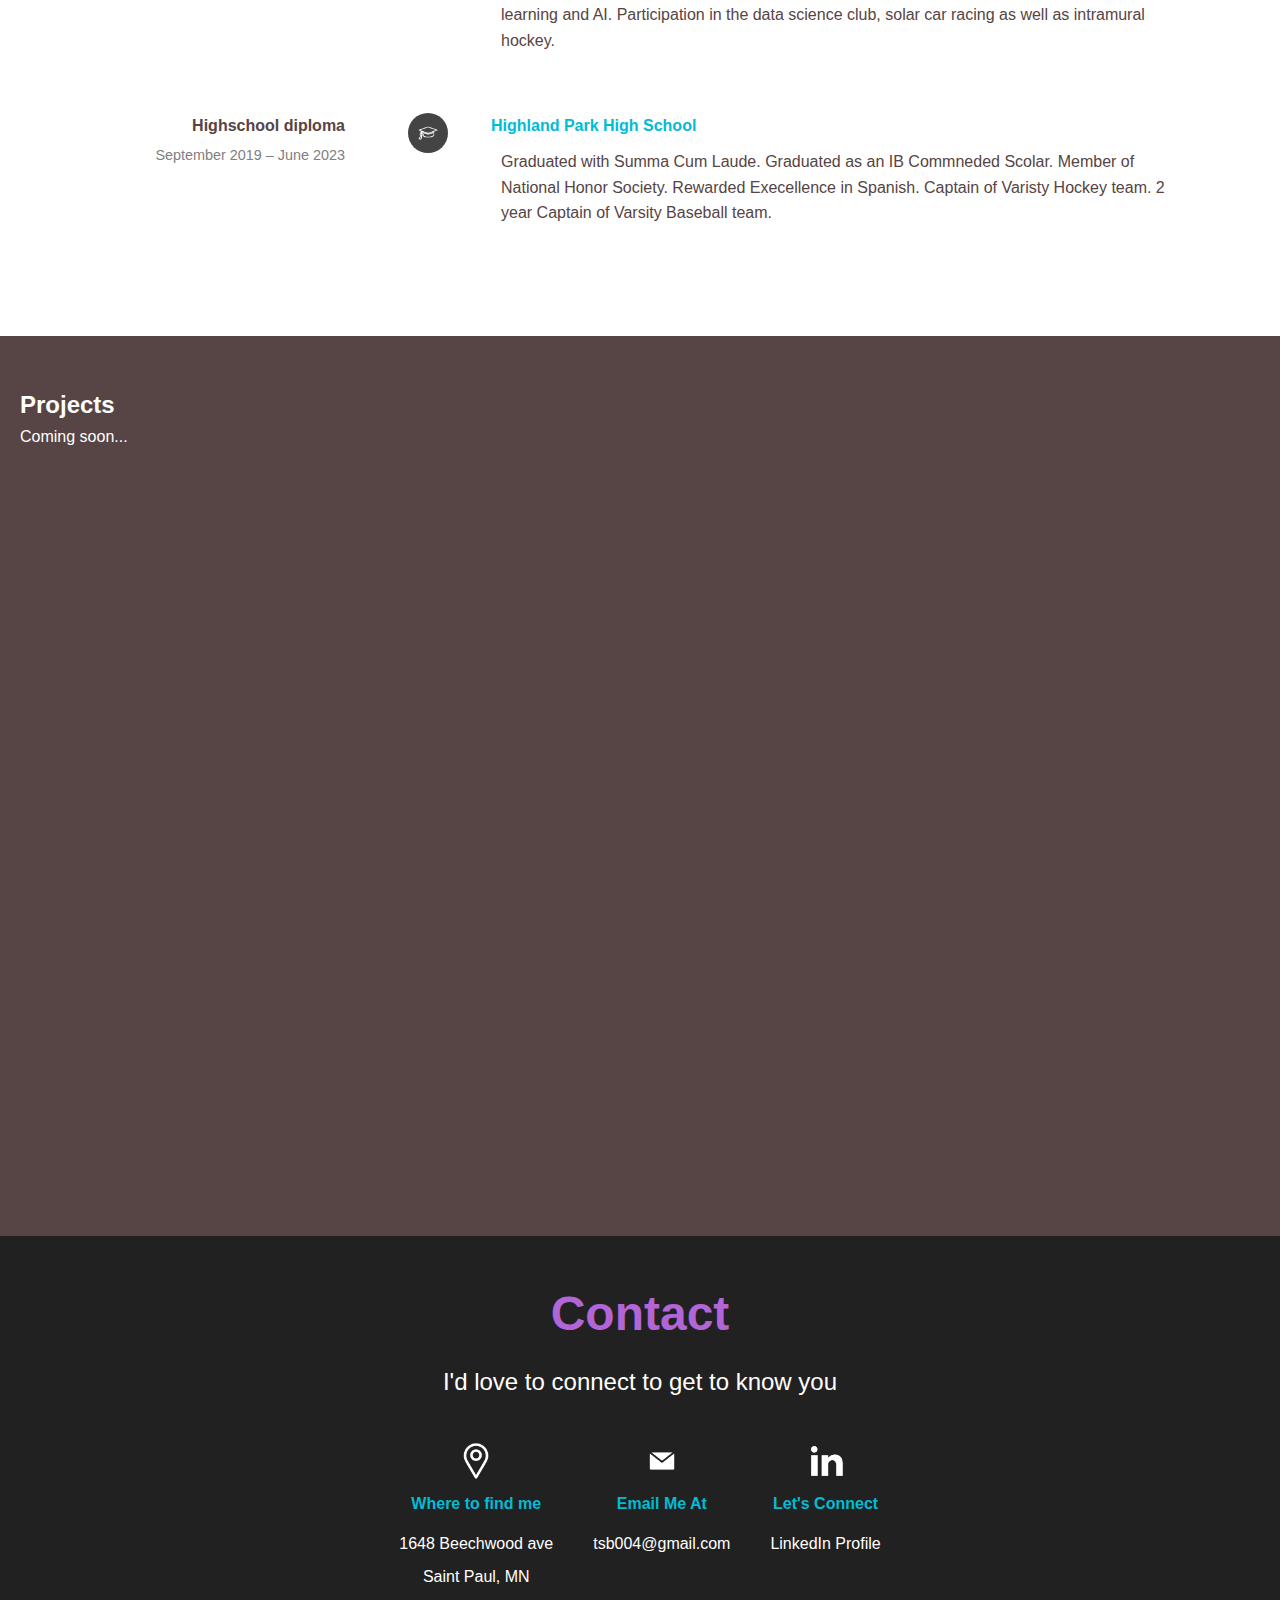
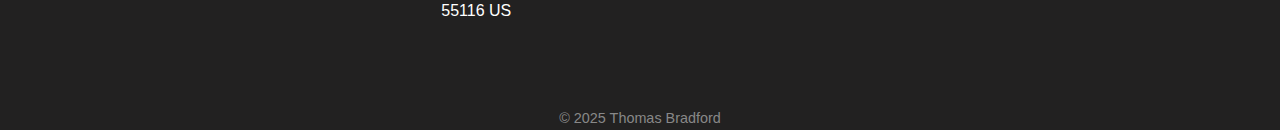
<file: homepage.html>
<!DOCTYPE html>
<html lang="en">
<head>
  <meta charset="UTF-8" />
  <meta name="viewport" content="width=device-width, initial-scale=1.0"/>
  <title>Thomas Bradford | Computer Science Student</title>
  <link rel="stylesheet" href="style.css" />
</head>
<body>
  <header>
    <section id="home">
        <h1>Thomas Bradford</h1>
        <p>Computer Science Major @ University of Wisconsin Madison</p>
        <div class="icons">
            <a href="https://linkedin.com/in/thomas-bradford-234923259" target="_blank">
                <img src = "linkedin-icon-white.png" alt="LinkedIn icon" id="linkedin-icon">
            </a>
            <a href="resume.pdf" target="_blank">
            <img src = "resume-icon-white.png" alt="resume icon" id="resume-icon">
            </a>
            <a href="mailto:tsb004@gmail.com">
            <img src = "email-icon-white.png" alt="email icon" id="email-icon">
            </a>
            
            <a href="mailto:tsb004@gmail.com"> <!--update to github once there is something there-->
            <img src = "github-icon-white.png" alt="github icon" id="github-icon">
            </a>
        </div>
    </section>
    <nav>
      <a href="#home">HOME</a>
      <a href="#about-me">ABOUT ME</a>
      <a href="#resume">RESUME</a>
      <a href="#projects">PROJECTS</a>
      <a href="#contact">CONTACT</a>
    </nav>
  </header>

  <section id="about-me">
  <h2>About Me</h2>
  <div class="personal-info">
    <div class="text">
      <div class = "profile-label">PROFILE</div>
      <p>
        Hi, my name is Thomas Bradford. I am a Computer Science major at Univeristy of Wisconsin Madison. I am passionate about technology and programming, and I am always eager to learn new skills and take on new challenges. I have experience in various programming languages and tools, and I enjoy working on projects that allow me to apply my knowledge and creativity.
      </p>
    </div>
    <div class="image">
      <img src="webImage-cir.png" alt="A photo of me" id="profile-pic" />
    </div>
  </div>
  <!--skills section-->
    <div class="skills">
        <h3>SKILLS</h3>
        <ul>
        <li>Programming Languages: Python, Java, HTML, CSS, Assembly</li>
        <li>Tools: Git, Bash, VS Code</li>
        <li>Focus: AI, Web Development, Backend Programming </li>
        <li>Soft Skills: Determination, Communication, Problem Solving, Creativity</li>
        </ul>
    </section>

    <section id="resume">
        <div class = "intro">
        <h2>Resume</h2>
        <a href="resume.pdf" target="_blank">
            <img src="resume-icon-dark.png" alt="Resume icon" id="resume_icon">
        </a>
        <h5>Extended Resume</h5>
    </div>

    <div class = "resume-extended">
        <h3>EXPERIENCE</h3>
 <div class="timeline">
  <div class="timeline-item">
    <div class="timeline-left">
      <h4>Barback</h4>
      <p class="timeline-date">May 2025 – Present</p>
    </div>
    <div class="timeline-marker">
      <img src="job-icon-white.png" alt="Job icon">
    </div>
    <div class="timeline-right">
      <h4 class="company">Loon Cafe</h4>
      <p>Supported bar operations by ensuring all supplies were fully stocked and workstations remained clean and organized throughout service. Gained confidence working outside of my comfort zone by assisting with challenging customer interactions and stepping into additional roles when needed.</p>
    </div>
  </div>

  <div class="timeline-item">
    <div class="timeline-left">
      <h4>Sale Associate</h4>
      <p class="timeline-date">January 2022 – January 2025</p>
    </div>
    <div class="timeline-marker">
      <img src="job-icon-white.png" alt="Job icon">
    </div>
    <div class="timeline-right">
      <h4 class="company">Pure Hockey</h4>
      <p>Contributed to all areas of store operations, including customer sales, inventory restocking, register transactions, facility upkeep, and online order fulfillment. Developed strong customer service skills by resolving conflicts and assisting difficult customers with professionalism. Demonstrated initiative by consistently stepping up to support the team during high-demand periods or staff shortages.</p>
    </div>
  </div>

  <div class="timeline-item">
    <div class="timeline-left">
      <h4>Accenture Skills to Succeed Internship Program</h4>
      <p class="timeline-date">June 2024 – August 2024</p>
    </div>
    <div class="timeline-marker">
      <img src="job-icon-white.png" alt="Job icon">
    </div>
    <div class="timeline-right">
      <h4 class="company">Accenture</h4>
      <p>Collaborated on a cross-functional team to develop and implement a genAI-powered solution that streamlined research processes for client leads, improving efficiency and data accessibility. Spearheaded the creation and delivery of a high-impact presentation on project outcomes, showcased at a genAI award ceremony. Utilized genAI technology to aggregate and synthesize client data from diverse sources, enabling datadriven decision-making for internal stakeholders.
    </p>
    </div>
  </div>

  <div class="timeline-item">
    <div class="timeline-left">
      <h4>Project Manager Intern</h4>
      <p class="timeline-date">January 2022 – June 2023</p>
    </div>
    <div class="timeline-marker">
      <img src="job-icon-white.png" alt="Job icon">
    </div>
    <div class="timeline-right">
      <h4 class="company">Aeterna Media</h4>
      <p>Led a team of fellow interns, organizing tasks and maintaining timelines to ensure project goals were met efficiently. Collaborated on a fundraising initiative that supported the launch of a local youth technology center. Co-organized and hosted a school event to promote technology engagement to students.
    </p>
    </div>
  </div>

 </div>

 <h3>EDUCATION</h3>
<div class="timeline">
  <div class="timeline-item">
    <div class="timeline-left">
      <h4>Bachelors Degree</h4>
      <p class="timeline-date">August 2023 – Present</p>
    </div>
    <div class="timeline-marker">
      <img src="education-icon-white.png" alt="Job icon">
    </div>
    <div class="timeline-right">
      <h4 class="company">University of Wisconsin Madison</h4>
      <p>Major in computer science with an indeded certificate in buisness. Current focus on machine learning and AI. Participation in the data science club, solar car racing as well as intramural hockey.</p>
    </div>
    </div>

    <div class="timeline-item">
    <div class="timeline-left">
      <h4>Highschool diploma</h4>
      <p class="timeline-date">September 2019 – June 2023</p>
    </div>
    <div class="timeline-marker">
      <img src="education-icon-white.png" alt="Job icon">
    </div>
    <div class="timeline-right">
      <h4 class="company">Highland Park High School</h4>
      <p>Graduated with Summa Cum Laude. Graduated as an IB Commneded Scolar. Member of National Honor Society. Rewarded Execellence in Spanish. Captain of Varisty Hockey team. 2 year Captain of Varsity Baseball team. </p>
    </div>
  </div>

    </div>
    </section>



    <section id="projects">
        <h2>Projects</h2>
        <p>Coming soon...</p>
    </section>

    <section id="contact">
        <h2>Contact</h2>
        <h3>I'd love to connect to get to know you</h3>
        <div class="contact-info">
  <div class="contact-card">
    <img src="location-icon-white.png" alt="Location Icon" class="contact-icon">
    <h4>Where to find me</h4>
    <p>1648 Beechwood ave</p>
    <p>Saint Paul, MN</p>
    <p>55116 US</p>
  </div>

  <div class="contact-card">
    <img src="email-icon-white.png" alt="Email Icon" class="contact-icon">
    <h4>Email Me At</h4>
    <p>tsb004@gmail.com</p>
  </div>

  <div class="contact-card">
    <img src="linkedin-icon-white.png" alt="LinkedIn Icon" class="contact-icon">
    <h4>Let's Connect</h4>
    <p><a href="https://linkedin.com/in/thomas-bradford-234923259" target="_blank">LinkedIn Profile</a></p>
  </div>
</div>

    </section>

  <footer>
    <p>&copy; 2025 Thomas Bradford</p>
  </footer>
  <script src="script.js"></script>
</body>
</html>
</file>
<file: style.css>
* {
  margin: 0;
  padding: 0;
  box-sizing: border-box;
  font-family: 'Segoe UI', Tahoma, Geneva, Verdana, Montserrat, sans-serif;
}

/*basics of the body*/
body {
  background-color: rgb(34, 33, 33);
  color: #ffffff;
  line-height: 1.6;
  padding: 0px;
  margin: 0px;
}

header {
  text-align: center;
  padding: 30px 0;
}

/*title header(name)*/
header h1 {
  font-size: 4em;
  padding-bottom:0px;
  margin-bottom: 0.3em;
}

nav a {
  margin: 0 15px;
  text-decoration: none;
  color: #ffffff;
  transition: color 0.3s ease;
}

nav {
  height: 80px;
  position: fixed;
  top: 0;
  left: 0;
  width: 100%;
  background-color: rgb(34, 33, 33);
  padding: 10px 0;
  box-shadow: 0 2px 5px rgba(0, 0, 0, 0.1);
  z-index: 1000;
  text-align: center;
  font-family: 'Montserrat', sans-serif;
  display: flex;
  align-items: center;
  justify-content: center; 
}

nav a:hover {
  color: #99c4ee; /* darker blue on hover */
}

nav a.active {
  color: #99c4ee; /* active link color */
}

/*start of home section*/
#home{
  min-height: 100vh;
  background-image: url('images/background_img.jpg'); /* file in same folder */
  background-size: cover;
  background-position: center;
  background-repeat: no-repeat;

  display: flex;               /* enables flexbox */
  flex-direction: column;      /* stack h1 and p vertically */
  justify-content: center;     /* center vertically */
  align-items: center;         /* center horizontally */
  text-align: center;          /* center text content */
}

.icons {
  display: flex;
  justify-content: center;
  gap: 20px;
  margin-top: 20px;
}

.icons img {
  width: 50px;
  height: 50px;
  object-fit: cover;
  transition: all 0.3s ease;
}

#linkedin-icon {
  content: url('images/linkedin-icon-white.png');
}

#linkedin-icon:hover {
  content: url('images/linkedin-icon-blue.png');
  transform: translateY(-2px); /* optional: lifts the icon slightly */
}

#resume-icon:hover {
  content: url('images/resume-icon-blue.png');
  transform: translateY(-2px); /* optional: lifts the icon slightly */
}

#email-icon {
  content: url('images/email-icon-white.png');
  width: 60px;
  height: 60px;
}

#email-icon:hover {
  content: url('images/email-icon-blue.png');
  transform: translateY(-2px); /* optional: lifts the icon slightly */
}
#github-icon {
  content: url('images/github-icon-white.png');
}

#github-icon:hover {
  content: url('images/github-icon-blue.png');
  transform: translateY(-2px); /* optional: lifts the icon slightly */
}



/*start of about me section*/
#about-me {
  width: 100%;
  min-height: 100vh;
  padding: 40px 20px;
  background-color: rgb(34, 33, 33);
  color: #ffffff;
  text-align: center;
}

/* Make h2 large and centered */
#about-me h2 {
  color: rgb(178, 101, 214);
  font-size: 3em;
  margin-bottom: 40px;
}

/* The container for text + image */
.personal-info {
  display: flex;
  justify-content: center;
  align-items: center;
  gap: 30px;
  flex-wrap: wrap; /* responsive for smaller screens */
  max-width: 1000px;
  margin: 0 auto;
}

.profile-label-group {
  position: relative;
}

.profile-label {
  font-size: 1.5em;
  font-family: 'Montserrat', sans-serif;
  color: #a29ea3;
  margin-bottom: 8px;
}

/* Text block */
.text {
  flex: 1;
  min-width: 300px;
  text-align: left;
  padding-left:30px;
}

/* Image block */
.image {
  flex: 1;
  min-width: 300px;
  display: flex;
  justify-content: center;
}

/* The profile image */
#profile-pic {
  width: 300px;
  height: 300px;
  object-fit: cover;
  border-radius: 50%;
}

.skills {
  margin-top: 60px;
  padding: 20px;
  background-color: #2a2929;
  border-radius: 8px;
  max-width: 800px;
  margin-left: auto;
  margin-right: auto;
}

.skills h3 {
  font-size: 1.5em;
  font-family: 'Montserrat', sans-serif;
  color: #a29ea3;
  font-weight: normal;
  margin-bottom: 20px;
}

.skills ul {
  list-style-type: none;
  padding: 0;
  display: flex;
  flex-wrap: wrap;
  justify-content: center;
  gap: 15px;
}

.skills li {
  background-color: #444;
  padding: 10px 20px;
  border-radius: 20px;
  color: white;
  font-weight: 500;
  transition: background-color 0.3s ease;
}

.skills li:hover {
  background-color: #6a3d91;
}



/*Startof resume section*/
#resume{
  width: 100%;
  min-height: 100vh;
  padding: 20px;
  padding-top:50px;
  padding-bottom: 50px;
  background-color: white;
  color:#574444;
}

.intro{
    display: flex;
    flex-direction: column;
    align-items:center;
}

/* Make h2 large and centered */
#resume h2 {
  color: rgb(178, 101, 214);
  font-size: 3em;
  margin-bottom: 30px;
}
/* resume icon */
#resume_icon {
  width: 50px;
  height: 50px;
  margin-top: -20px;
  object-fit: cover;
  transition: all 0.3s ease;
}

#resume_icon:hover {
  content: url('images/resume-icon-blue.png');
  transform: translateY(-2px); /* optional: lifts the icon slightly */
}

.resume-extended {
  max-width: 1100px;
  margin: 50px auto;
  padding: 0 20px;
}

#resume h5{
    font-size: 2em;
    font-family: 'Montserrat', sans-serif;
    color: rgb(0, 0, 0);
    font-weight: bold;
}

#resume h3 {
  font-size: 1.5em;
  font-family: 'Montserrat', sans-serif;
  color: rgb(178, 101, 214);
  font-weight: normal;
  margin-bottom: 20px;
}

.timeline {
  position: relative;
}

.timeline-item {
  display: flex;
  justify-content: space-between;
  position: relative;
  margin-bottom: 60px;
}

.timeline-left {
  width: 25%;
  text-align: right;
  padding-right: 30px;
}

.timeline-center {
  width: 50px;
  position: relative;
  display: flex;
  justify-content: center;
  align-items: flex-start;
}

.timeline-center::before {
  content: '';
  position: absolute;
  top: 0;
  bottom: 0;
  width: 2px;
  background: #ccc;
  left: 50%;
  transform: translateX(-50%);
  z-index: 0;
}

.timeline-marker {
  width: 40px;
  height: 40px;
  background-color: #444;
  border-radius: 50%;
  display: flex;
  justify-content: center;
  align-items: center;
  position: relative;
  z-index: 1;
}

.timeline-marker img {
  width: 20px;
  height: 20px;
}

.timeline-right {
  width: 65%;
  padding-left: 20px;
  text-align: left;
}

.timeline-date {
  font-size: 0.9em;
  color: gray;
  margin-top: 5px;
}

.company {
  color: #00bcd4;
  font-weight: bold;
  margin-bottom: 10px;
  margin-left: -10px; /* pulls company name closer to center */
}




/*start of project section*/
#projects{
 width: 100%;
  min-height: 100vh;
  padding: 20px;
  padding-top:50px;
  background-color: #574444;
  color:#ffffff;
}


#contact {
  width: 100%;
  padding: 40px 20px;
  background-color: rgb(34, 33, 33);
  color: #ffffff;
  text-align: center;
}

#contact h2 {
  color: rgb(178, 101, 214);
  font-size: 3em;
  margin-bottom: 10px;
}

#contact h3 {
  font-size: 1.5em;
  font-family: 'Montserrat', sans-serif;
  font-weight: normal;
  margin-bottom: 40px;
}

.contact-info {
  display: flex;
  flex-wrap: wrap;
  justify-content: center;
  gap: 40px;
  margin-top: 20px;
}

.contact-card {
  max-width: 250px;
  display: flex;
  flex-direction: column;
  align-items: center;
}

.contact-icon {
  width: 40px;
  height: 40px;
  margin-bottom: 10px;
}

.contact-card h4 {
  color: #00bcd4;
  margin-bottom: 10px;
}

.contact-card p {
  margin: 4px 0;
}

.contact-card a {
  color: #ffffff;
  text-decoration: none;
}

.contact-card a:hover {
  text-decoration: underline;
}


footer {
  text-align: center;
  margin-top: 40px;
  font-size: 0.9em;
  color: #888;
}
</file>
